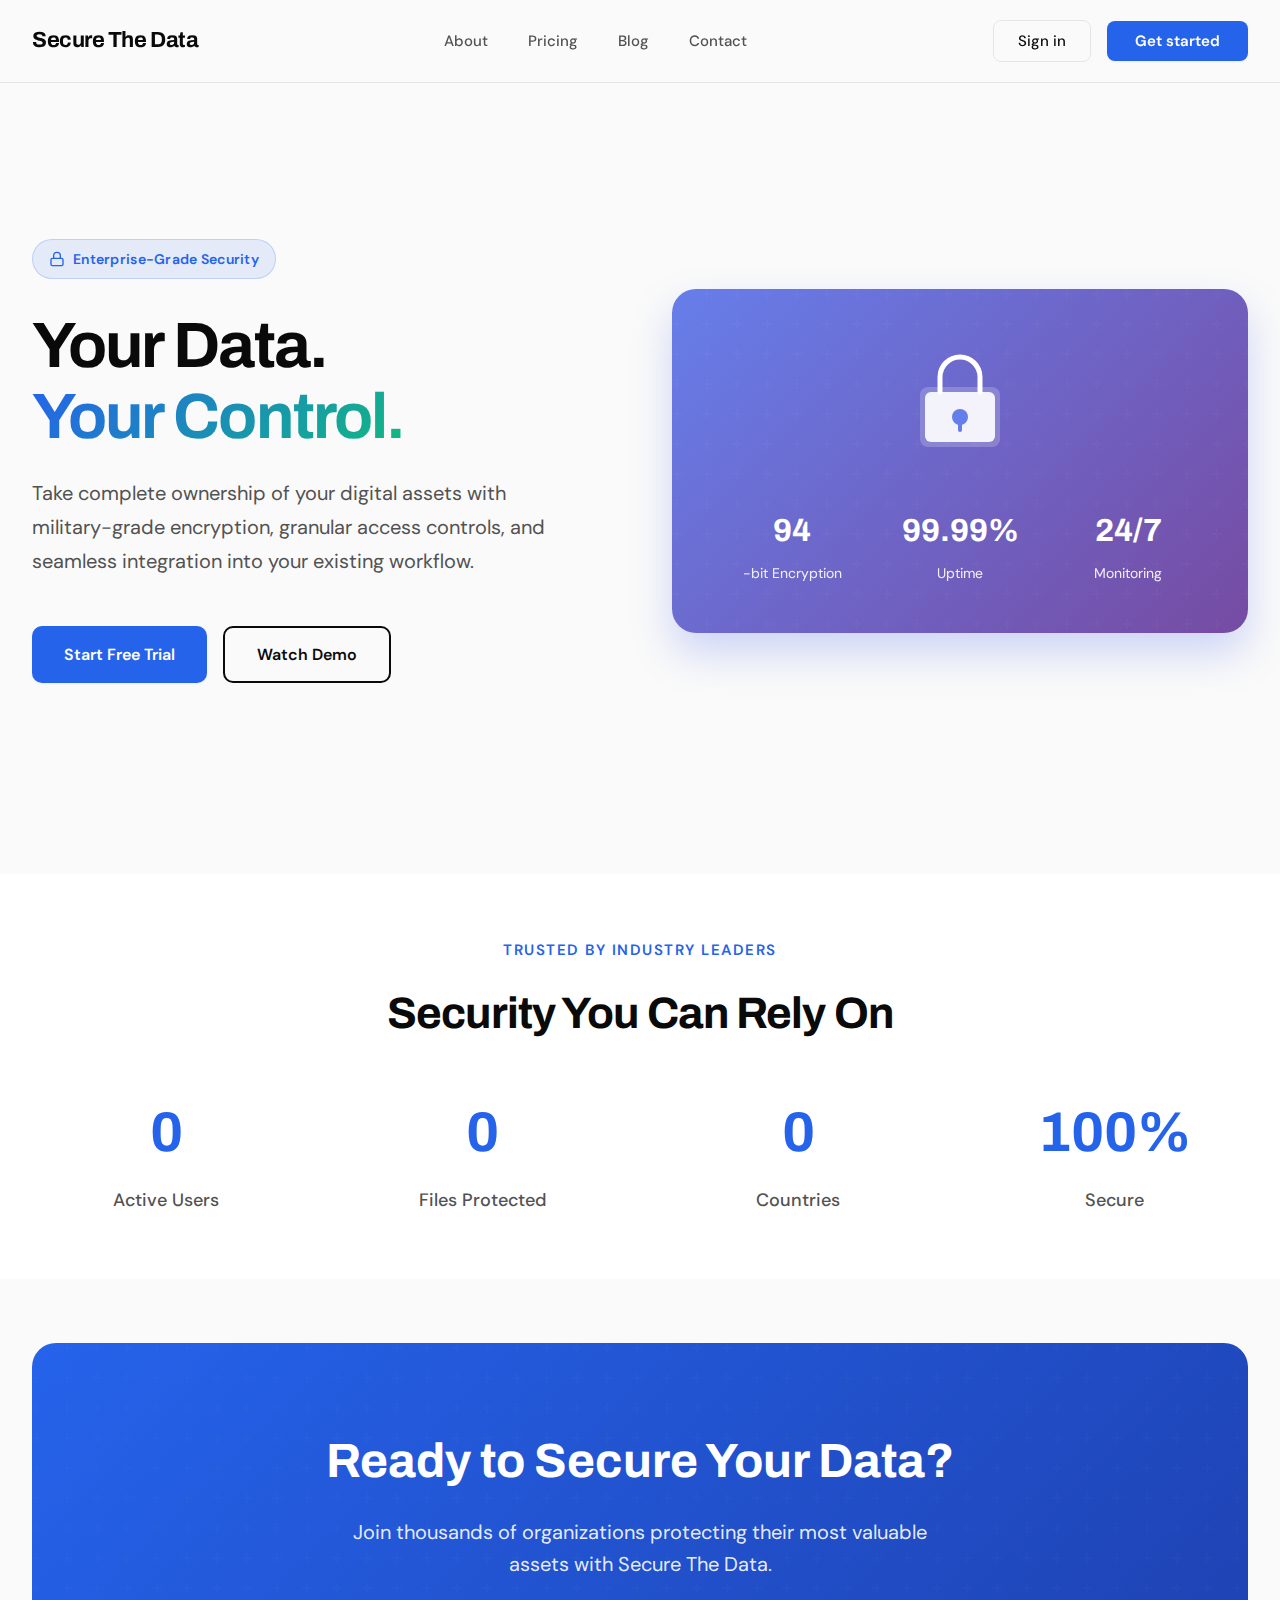
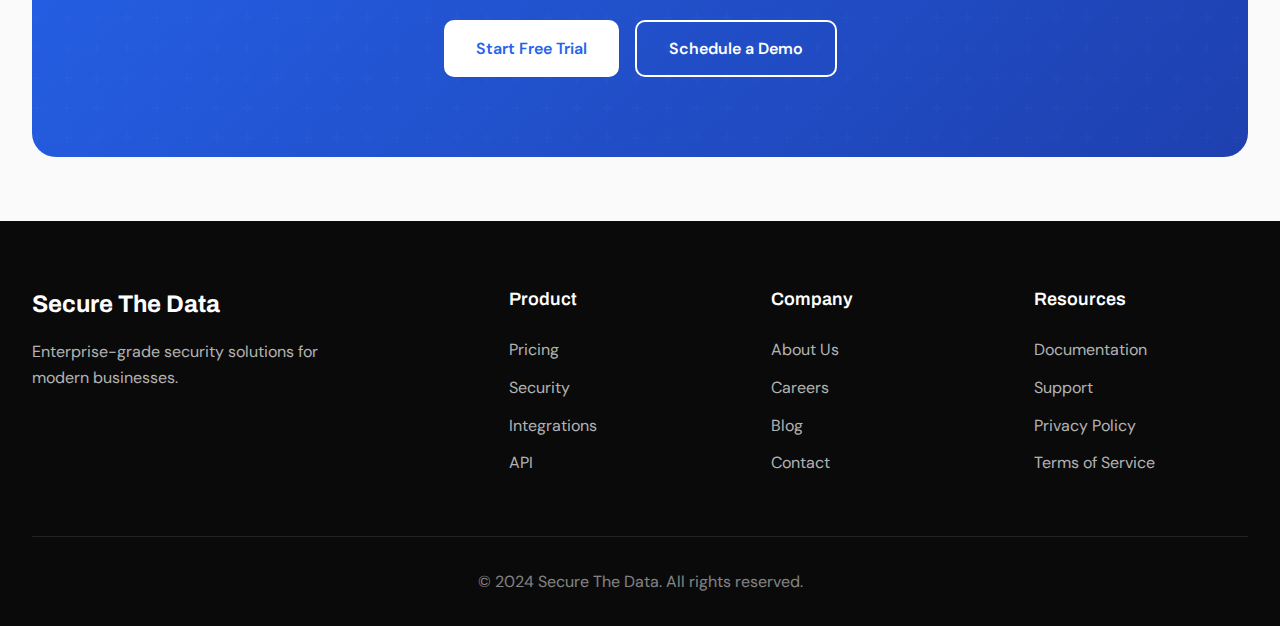
<file: index.html>
<!DOCTYPE html>
<html lang="en">
<head>
    <meta charset="UTF-8">
    <meta name="viewport" content="width=device-width, initial-scale=1.0">
    <title>Secure The Data - Your Data, Your Control</title>
    
    <!-- Google Fonts -->
    <link rel="preconnect" href="https://fonts.googleapis.com">
    <link rel="preconnect" href="https://fonts.gstatic.com" crossorigin>
    <link href="https://fonts.googleapis.com/css2?family=Archivo:wght@400;600;700&family=DM+Sans:wght@400;500;700&display=swap" rel="stylesheet">
    
    <!-- CSS File -->
    <link rel="stylesheet" href="style.css">
</head>
<body>
    <!-- Navigation -->
    <nav>
        <div class="nav-container">
            <div class="logo">Secure The Data</div>
            <ul class="nav-links" id="navLinks">
                <li><a href="#about">About</a></li>
                <li><a href="#pricing">Pricing</a></li>
                <li><a href="#blog">Blog</a></li>
                <li><a href="#contact">Contact</a></li>
            </ul>
            <div class="nav-cta">
                <button class="btn-secondary" onclick="window.location.href='login.html'">Sign in</button>
                <button class="btn-primary" onclick="window.location.href='login.html'">Get started</button>
            </div>
            <div class="mobile-menu-toggle" id="mobileMenuToggle">
                <span></span>
                <span></span>
                <span></span>
            </div>
        </div>
    </nav>

    <!-- Hero Section -->
    <section class="hero">
        <div class="hero-content">
            <div class="badge">
                <svg viewBox="0 0 24 24" fill="none" stroke="currentColor" stroke-width="2">
                    <rect x="3" y="11" width="18" height="11" rx="2" ry="2"/>
                    <path d="M7 11V7a5 5 0 0 1 10 0v4"/>
                </svg>
                Enterprise-Grade Security
            </div>
            
            <h1>
                Your Data.<br>
                <span class="gradient-text">Your Control.</span>
            </h1>
            
            <p class="hero-description">
                Take complete ownership of your digital assets with military-grade encryption, 
                granular access controls, and seamless integration into your existing workflow.
            </p>
            
            <div class="hero-cta">
                <button class="btn-primary btn-large" onclick="window.location.href='login.html'">Start Free Trial</button>
                <button class="btn-outline">Watch Demo</button>
            </div>
        </div>

        <div class="hero-visual">
            <div class="visual-card">
                <div class="lock-icon">
                    <svg viewBox="0 0 120 120" fill="none">
                        <rect x="20" y="50" width="80" height="60" rx="8" fill="white" opacity="0.2"/>
                        <rect x="25" y="55" width="70" height="50" rx="6" fill="white" opacity="0.9"/>
                        <path d="M40 55V40C40 28.954 48.954 20 60 20C71.046 20 80 28.954 80 40V55" 
                              stroke="white" stroke-width="5" stroke-linecap="round"/>
                        <circle cx="60" cy="80" r="8" fill="#667eea"/>
                        <rect x="58" y="80" width="4" height="15" rx="2" fill="#667eea"/>
                    </svg>
                </div>
                
                <div class="security-stats">
                    <div class="stat">
                        <span class="stat-number counter" data-target="256">0</span>
                        <span class="stat-label">-bit Encryption</span>
                    </div>
                    <div class="stat">
                        <span class="stat-number">99.99%</span>
                        <span class="stat-label">Uptime</span>
                    </div>
                    <div class="stat">
                        <span class="stat-number">24/7</span>
                        <span class="stat-label">Monitoring</span>
                    </div>
                </div>
            </div>
        </div>
    </section>

    <!-- Trust Section -->
    <section class="trust-section">
        <div class="trust-container">
            <div class="section-subtitle">Trusted by Industry Leaders</div>
            <h2 class="section-title">Security You Can Rely On</h2>
            
            <div class="trust-stats">
                <div class="trust-stat">
                    <div class="trust-number counter" data-target="50000">0</div>
                    <div class="trust-label">Active Users</div>
                </div>
                <div class="trust-stat">
                    <div class="trust-number counter" data-target="1000000">0</div>
                    <div class="trust-label">Files Protected</div>
                </div>
                <div class="trust-stat">
                    <div class="trust-number counter" data-target="150">0</div>
                    <div class="trust-label">Countries</div>
                </div>
                <div class="trust-stat">
                    <div class="trust-number">100%</div>
                    <div class="trust-label">Secure</div>
                </div>
            </div>
        </div>
    </section>

    <!-- CTA Section -->
    <section class="cta-section">
        <div class="cta-container">
            <h2 class="cta-title">Ready to Secure Your Data?</h2>
            <p class="cta-description">
                Join thousands of organizations protecting their most valuable assets with Secure The Data.
            </p>
            <div class="cta-buttons">
                <button class="btn-primary btn-large" onclick="window.location.href='login.html'">Start Free Trial</button>
                <button class="btn-outline">Schedule a Demo</button>
            </div>
        </div>
    </section>

    <!-- Footer -->
    <footer>
        <div class="footer-container">
            <div class="footer-content">
                <div class="footer-column">
                    <div class="footer-logo">Secure The Data</div>
                    <p class="footer-description">
                        Enterprise-grade security solutions for modern businesses.
                    </p>
                </div>
                
                <div class="footer-column">
                    <h4>Product</h4>
                    <ul>
                        <li><a href="#pricing">Pricing</a></li>
                        <li><a href="#security">Security</a></li>
                        <li><a href="#integrations">Integrations</a></li>
                        <li><a href="#api">API</a></li>
                    </ul>
                </div>
                
                <div class="footer-column">
                    <h4>Company</h4>
                    <ul>
                        <li><a href="#about">About Us</a></li>
                        <li><a href="#careers">Careers</a></li>
                        <li><a href="#blog">Blog</a></li>
                        <li><a href="#contact">Contact</a></li>
                    </ul>
                </div>
                
                <div class="footer-column">
                    <h4>Resources</h4>
                    <ul>
                        <li><a href="#docs">Documentation</a></li>
                        <li><a href="#support">Support</a></li>
                        <li><a href="#privacy">Privacy Policy</a></li>
                        <li><a href="#terms">Terms of Service</a></li>
                    </ul>
                </div>
            </div>
            
            <div class="footer-bottom">
                <p>&copy; 2024 Secure The Data. All rights reserved.</p>
            </div>
        </div>
    </footer>

    <!-- JavaScript File -->
    <script src="script.js"></script>
</body>
</html>
</file>
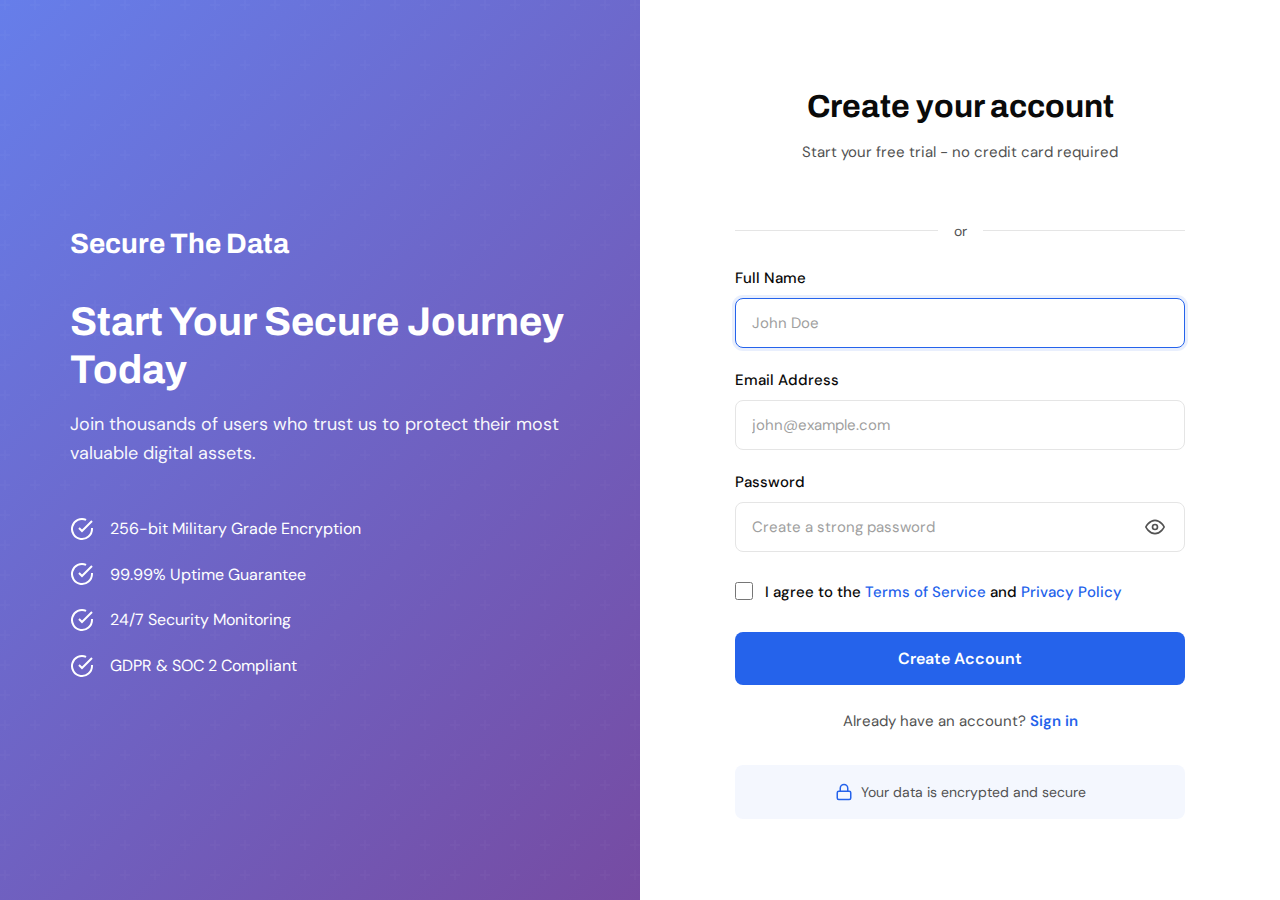
<file: login.html>
<!DOCTYPE html>
<html lang="en">
<head>
    <meta charset="UTF-8">
    <meta name="viewport" content="width=device-width, initial-scale=1.0">
    <title>Sign Up - Secure The Data</title>
    
    <!-- Google Fonts -->
    <link rel="preconnect" href="https://fonts.googleapis.com">
    <link rel="preconnect" href="https://fonts.gstatic.com" crossorigin>
    <link href="https://fonts.googleapis.com/css2?family=Archivo:wght@400;600;700&family=DM+Sans:wght@400;500;700&display=swap" rel="stylesheet">
    
    <!-- Google OAuth -->
    <script src="https://accounts.google.com/gsi/client" async defer></script>
    
    <!-- CSS File -->
    <link rel="stylesheet" href="logincss.css">
</head>
<body>
    <div class="container">
        <!-- Left Side - Branding -->
        <div class="branding-section">
            <div class="branding-content">
                <div class="logo">Secure The Data</div>
                <h1>Start Your Secure Journey Today</h1>
                <p>Join thousands of users who trust us to protect their most valuable digital assets.</p>
                
                <div class="features-list">
                    <div class="feature-item">
                        <svg viewBox="0 0 24 24" fill="none" stroke="currentColor" stroke-width="2">
                            <path d="M22 11.08V12a10 10 0 1 1-5.93-9.14"/>
                            <polyline points="22 4 12 14.01 9 11.01"/>
                        </svg>
                        <span>256-bit Military Grade Encryption</span>
                    </div>
                    <div class="feature-item">
                        <svg viewBox="0 0 24 24" fill="none" stroke="currentColor" stroke-width="2">
                            <path d="M22 11.08V12a10 10 0 1 1-5.93-9.14"/>
                            <polyline points="22 4 12 14.01 9 11.01"/>
                        </svg>
                        <span>99.99% Uptime Guarantee</span>
                    </div>
                    <div class="feature-item">
                        <svg viewBox="0 0 24 24" fill="none" stroke="currentColor" stroke-width="2">
                            <path d="M22 11.08V12a10 10 0 1 1-5.93-9.14"/>
                            <polyline points="22 4 12 14.01 9 11.01"/>
                        </svg>
                        <span>24/7 Security Monitoring</span>
                    </div>
                    <div class="feature-item">
                        <svg viewBox="0 0 24 24" fill="none" stroke="currentColor" stroke-width="2">
                            <path d="M22 11.08V12a10 10 0 1 1-5.93-9.14"/>
                            <polyline points="22 4 12 14.01 9 11.01"/>
                        </svg>
                        <span>GDPR & SOC 2 Compliant</span>
                    </div>
                </div>
            </div>
        </div>

        <!-- Right Side - Signup Form -->
        <div class="form-section">
            <div class="form-container">
                <div class="form-header">
                    <h2>Create your account</h2>
                    <p>Start your free trial - no credit card required</p>
                </div>

                <!-- Google Sign In Button -->
                <div class="google-signin-container">
                    <div id="g_id_onload"
                         data-client_id="42057594727-akm89dhvbp811ojk82icdmvoj63i52i3.apps.googleusercontent.com"
                         data-callback="handleCredentialResponse"
                         data-auto_prompt="false">
                    </div>
                    <div class="g_id_signin"
                         data-type="standard"
                         data-size="large"
                         data-theme="outline"
                         data-text="continue_with"
                         data-shape="rectangular"
                         data-logo_alignment="left"
                         data-width="400">
                    </div>
                </div>

                <div class="divider">
                    <span>or</span>
                </div>

                <!-- Signup Form -->
                <form id="signupForm" class="signup-form">
                    <div class="form-group">
                        <label for="fullName">Full Name</label>
                        <input 
                            type="text" 
                            id="fullName" 
                            name="fullName" 
                            placeholder="John Doe" 
                            required
                        >
                    </div>

                    <div class="form-group">
                        <label for="email">Email Address</label>
                        <input 
                            type="email" 
                            id="email" 
                            name="email" 
                            placeholder="john@example.com" 
                            required
                        >
                    </div>

                    <div class="form-group">
                        <label for="password">Password</label>
                        <div class="password-input-wrapper">
                            <input 
                                type="password" 
                                id="password" 
                                name="password" 
                                placeholder="Create a strong password" 
                                required
                            >
                            <button type="button" class="toggle-password" id="togglePassword">
                                <svg class="eye-icon" viewBox="0 0 24 24" fill="none" stroke="currentColor" stroke-width="2">
                                    <path d="M1 12s4-8 11-8 11 8 11 8-4 8-11 8-11-8-11-8z"/>
                                    <circle cx="12" cy="12" r="3"/>
                                </svg>
                            </button>
                        </div>
                        <div class="password-strength" id="passwordStrength"></div>
                    </div>

                    <div class="form-group checkbox-group">
                        <label class="checkbox-label">
                            <input type="checkbox" id="terms" name="terms" required>
                            <span>I agree to the <a href="#terms">Terms of Service</a> and <a href="#privacy">Privacy Policy</a></span>
                        </label>
                    </div>

                    <button type="submit" class="btn-submit">Create Account</button>
                </form>

                <div class="form-footer">
                    <p>Already have an account? <a href="#login">Sign in</a></p>
                </div>

                <div class="security-badge">
                    <svg viewBox="0 0 24 24" fill="none" stroke="currentColor" stroke-width="2">
                        <rect x="3" y="11" width="18" height="11" rx="2" ry="2"/>
                        <path d="M7 11V7a5 5 0 0 1 10 0v4"/>
                    </svg>
                    <span>Your data is encrypted and secure</span>
                </div>
            </div>
        </div>
    </div>

    <!-- JavaScript File -->
    <script src="login.js"></script>
</body>
</html>
</file>
<file: style.css>
/* ===========================
   CSS Variables & Reset
   =========================== */
* {
    margin: 0;
    padding: 0;
    box-sizing: border-box;
}

:root {
    /* Colors */
    --color-bg: #FAFAFA;
    --color-text: #0A0A0A;
    --color-text-secondary: #525252;
    --color-primary: #2563EB;
    --color-primary-dark: #1E40AF;
    --color-accent: #10B981;
    --color-surface: #FFFFFF;
    --color-border: #E5E5E5;
    
    /* Fonts */
    --font-display: 'Archivo', sans-serif;
    --font-body: 'DM Sans', sans-serif;
    
    /* Shadows */
    --shadow-sm: 0 1px 2px rgba(0, 0, 0, 0.05);
    --shadow-md: 0 4px 6px rgba(0, 0, 0, 0.07);
    --shadow-lg: 0 10px 15px rgba(0, 0, 0, 0.1);
    --shadow-xl: 0 20px 25px rgba(0, 0, 0, 0.15);
}

body {
    font-family: var(--font-body);
    background: var(--color-bg);
    color: var(--color-text);
    line-height: 1.6;
    overflow-x: hidden;
}

/* ===========================
   Navigation
   =========================== */
nav {
    position: fixed;
    top: 0;
    width: 100%;
    background: rgba(250, 250, 250, 0.8);
    backdrop-filter: blur(12px);
    -webkit-backdrop-filter: blur(12px);
    border-bottom: 1px solid var(--color-border);
    z-index: 1000;
    animation: slideDown 0.6s ease-out;
}

.nav-container {
    max-width: 1400px;
    margin: 0 auto;
    padding: 1.25rem 2rem;
    display: flex;
    justify-content: space-between;
    align-items: center;
}

.logo {
    font-family: var(--font-display);
    font-size: 1.375rem;
    font-weight: 700;
    color: var(--color-text);
    letter-spacing: -0.02em;
}

.nav-links {
    display: flex;
    gap: 2.5rem;
    list-style: none;
    align-items: center;
}

.nav-links a {
    text-decoration: none;
    color: var(--color-text-secondary);
    font-weight: 500;
    font-size: 0.9375rem;
    transition: color 0.3s ease;
    position: relative;
}

.nav-links a:hover {
    color: var(--color-text);
}

.nav-links a::after {
    content: '';
    position: absolute;
    bottom: -4px;
    left: 0;
    width: 0;
    height: 2px;
    background: var(--color-primary);
    transition: width 0.3s ease;
}

.nav-links a:hover::after {
    width: 100%;
}

.nav-cta {
    display: flex;
    gap: 1rem;
    align-items: center;
}

.mobile-menu-toggle {
    display: none;
    flex-direction: column;
    gap: 5px;
    cursor: pointer;
}

.mobile-menu-toggle span {
    width: 25px;
    height: 3px;
    background: var(--color-text);
    border-radius: 2px;
    transition: all 0.3s ease;
}

/* ===========================
   Buttons
   =========================== */
.btn-secondary {
    padding: 0.625rem 1.5rem;
    border: 1.5px solid var(--color-border);
    background: transparent;
    color: var(--color-text);
    border-radius: 8px;
    font-weight: 500;
    font-size: 0.9375rem;
    cursor: pointer;
    transition: all 0.3s ease;
    font-family: var(--font-body);
}

.btn-secondary:hover {
    border-color: var(--color-text);
    background: var(--color-text);
    color: var(--color-surface);
    transform: translateY(-2px);
}

.btn-primary {
    padding: 0.625rem 1.75rem;
    background: var(--color-primary);
    color: white;
    border: none;
    border-radius: 8px;
    font-weight: 600;
    font-size: 0.9375rem;
    cursor: pointer;
    transition: all 0.3s ease;
    font-family: var(--font-body);
    box-shadow: var(--shadow-sm);
}

.btn-primary:hover {
    background: var(--color-primary-dark);
    transform: translateY(-2px);
    box-shadow: var(--shadow-md);
}

.btn-large {
    padding: 1rem 2rem;
    font-size: 1rem;
    border-radius: 10px;
}

.btn-outline {
    padding: 1rem 2rem;
    background: transparent;
    border: 2px solid var(--color-text);
    color: var(--color-text);
    border-radius: 10px;
    font-weight: 600;
    font-size: 1rem;
    cursor: pointer;
    transition: all 0.3s ease;
    font-family: var(--font-body);
}

.btn-outline:hover {
    background: var(--color-text);
    color: var(--color-surface);
    transform: translateY(-2px);
    box-shadow: var(--shadow-lg);
}

/* ===========================
   Hero Section
   =========================== */
.hero {
    max-width: 1400px;
    margin: 0 auto;
    padding: 10rem 2rem 3rem;
    display: grid;
    grid-template-columns: 1fr 1fr;
    gap: 4rem;
    align-items: center;
    min-height: 90vh;
}

.hero-content {
    animation: fadeInUp 0.8s ease-out 0.2s backwards;
}

.badge {
    display: inline-flex;
    align-items: center;
    gap: 0.5rem;
    padding: 0.5rem 1rem;
    background: rgba(37, 99, 235, 0.1);
    border: 1px solid rgba(37, 99, 235, 0.2);
    border-radius: 50px;
    font-size: 0.875rem;
    font-weight: 600;
    color: var(--color-primary);
    margin-bottom: 2rem;
    letter-spacing: 0.02em;
}

.badge svg {
    width: 16px;
    height: 16px;
}

h1 {
    font-family: var(--font-display);
    font-size: 4rem;
    font-weight: 700;
    line-height: 1.1;
    margin-bottom: 1.5rem;
    letter-spacing: -0.03em;
    color: var(--color-text);
}

.gradient-text {
    background: linear-gradient(135deg, var(--color-primary) 0%, var(--color-accent) 100%);
    -webkit-background-clip: text;
    -webkit-text-fill-color: transparent;
    background-clip: text;
}

.hero-description {
    font-size: 1.25rem;
    line-height: 1.7;
    color: var(--color-text-secondary);
    margin-bottom: 3rem;
    max-width: 540px;
}

.hero-cta {
    display: flex;
    gap: 1rem;
    flex-wrap: wrap;
}

/* Hero Visual */
.hero-visual {
    position: relative;
    animation: fadeInUp 0.8s ease-out 0.4s backwards;
}

.visual-card {
    background: linear-gradient(135deg, #667eea 0%, #764ba2 100%);
    border-radius: 24px;
    padding: 3rem;
    position: relative;
    overflow: hidden;
    box-shadow: 0 20px 40px rgba(102, 126, 234, 0.3);
}

.visual-card::before {
    content: '';
    position: absolute;
    top: 0;
    left: 0;
    right: 0;
    bottom: 0;
    background: url("data:image/svg+xml,%3Csvg width='60' height='60' viewBox='0 0 60 60' xmlns='http://www.w3.org/2000/svg'%3E%3Cg fill='none' fill-rule='evenodd'%3E%3Cg fill='%23ffffff' fill-opacity='0.05'%3E%3Cpath d='M36 34v-4h-2v4h-4v2h4v4h2v-4h4v-2h-4zm0-30V0h-2v4h-4v2h4v4h2V6h4V4h-4zM6 34v-4H4v4H0v2h4v4h2v-4h4v-2H6zM6 4V0H4v4H0v2h4v4h2V6h4V4H6z'/%3E%3C/g%3E%3C/g%3E%3C/svg%3E");
    opacity: 0.4;
}

.lock-icon {
    width: 120px;
    height: 120px;
    margin: 0 auto 2rem;
    position: relative;
    z-index: 1;
    animation: float 3s ease-in-out infinite;
}

.security-stats {
    display: grid;
    grid-template-columns: repeat(3, 1fr);
    gap: 1.5rem;
    margin-top: 3rem;
    position: relative;
    z-index: 1;
}

.stat {
    text-align: center;
    color: white;
}

.stat-number {
    font-size: 2rem;
    font-weight: 700;
    font-family: var(--font-display);
    display: block;
    margin-bottom: 0.25rem;
}

.stat-label {
    font-size: 0.875rem;
    opacity: 0.9;
}

/* ===========================
   Features Section
   =========================== */
.features {
    max-width: 1400px;
    margin: 1rem auto 2rem;
    padding: 0 2rem;
}

.section-header {
    text-align: center;
    margin-bottom: 2rem;
}

.section-subtitle {
    font-size: 0.9375rem;
    font-weight: 600;
    color: var(--color-primary);
    margin-bottom: 1rem;
    text-transform: uppercase;
    letter-spacing: 0.1em;
}

.section-title {
    font-family: var(--font-display);
    font-size: 2.75rem;
    font-weight: 700;
    color: var(--color-text);
    margin-bottom: 1rem;
    letter-spacing: -0.02em;
}

.features-grid {
    display: grid;
    grid-template-columns: repeat(3, 1fr);
    gap: 2rem;
}

.feature-card {
    background: var(--color-surface);
    border: 1px solid var(--color-border);
    border-radius: 16px;
    padding: 2.5rem;
    transition: all 0.3s ease;
    opacity: 0;
}

.feature-card.visible {
    animation: fadeInUp 0.6s ease-out forwards;
}

.feature-card:nth-child(1) { animation-delay: 0.1s; }
.feature-card:nth-child(2) { animation-delay: 0.2s; }
.feature-card:nth-child(3) { animation-delay: 0.3s; }
.feature-card:nth-child(4) { animation-delay: 0.4s; }
.feature-card:nth-child(5) { animation-delay: 0.5s; }
.feature-card:nth-child(6) { animation-delay: 0.6s; }

.feature-card:hover {
    transform: translateY(-8px);
    box-shadow: var(--shadow-lg);
    border-color: var(--color-primary);
}

.feature-icon {
    width: 48px;
    height: 48px;
    background: rgba(37, 99, 235, 0.1);
    border-radius: 12px;
    display: flex;
    align-items: center;
    justify-content: center;
    margin-bottom: 1.5rem;
}

.feature-icon svg {
    width: 24px;
    height: 24px;
    stroke: var(--color-primary);
}

.feature-title {
    font-family: var(--font-display);
    font-size: 1.5rem;
    font-weight: 600;
    margin-bottom: 1rem;
    color: var(--color-text);
}

.feature-description {
    color: var(--color-text-secondary);
    line-height: 1.7;
}

/* ===========================
   Trust Section
   =========================== */
.trust-section {
    background: var(--color-surface);
    padding: 4rem 2rem;
    margin: 4rem 0 2rem;
}

.trust-container {
    max-width: 1400px;
    margin: 0 auto;
    text-align: center;
}

.trust-stats {
    display: grid;
    grid-template-columns: repeat(4, 1fr);
    gap: 3rem;
    margin-top: 2.5rem;
}

.trust-stat {
    text-align: center;
}

.trust-number {
    font-family: var(--font-display);
    font-size: 3.5rem;
    font-weight: 700;
    color: var(--color-primary);
    display: block;
    margin-bottom: 0.5rem;
}

.trust-label {
    font-size: 1.125rem;
    color: var(--color-text-secondary);
    font-weight: 500;
}

/* ===========================
   CTA Section
   =========================== */
.cta-section {
    max-width: 1400px;
    margin: 4rem auto;
    padding: 0 2rem;
}

.cta-container {
    background: linear-gradient(135deg, var(--color-primary) 0%, var(--color-primary-dark) 100%);
    border-radius: 24px;
    padding: 5rem 3rem;
    text-align: center;
    position: relative;
    overflow: hidden;
}

.cta-container::before {
    content: '';
    position: absolute;
    top: 0;
    left: 0;
    right: 0;
    bottom: 0;
    background: url("data:image/svg+xml,%3Csvg width='60' height='60' viewBox='0 0 60 60' xmlns='http://www.w3.org/2000/svg'%3E%3Cg fill='none' fill-rule='evenodd'%3E%3Cg fill='%23ffffff' fill-opacity='0.05'%3E%3Cpath d='M36 34v-4h-2v4h-4v2h4v4h2v-4h4v-2h-4zm0-30V0h-2v4h-4v2h4v4h2V6h4V4h-4zM6 34v-4H4v4H0v2h4v4h2v-4h4v-2H6zM6 4V0H4v4H0v2h4v4h2V6h4V4H6z'/%3E%3C/g%3E%3C/g%3E%3C/svg%3E");
    opacity: 0.3;
}

.cta-title {
    font-family: var(--font-display);
    font-size: 3rem;
    font-weight: 700;
    color: white;
    margin-bottom: 1rem;
    position: relative;
    z-index: 1;
}

.cta-description {
    font-size: 1.25rem;
    color: rgba(255, 255, 255, 0.9);
    margin-bottom: 2.5rem;
    max-width: 600px;
    margin-left: auto;
    margin-right: auto;
    position: relative;
    z-index: 1;
}

.cta-buttons {
    display: flex;
    gap: 1rem;
    justify-content: center;
    flex-wrap: wrap;
    position: relative;
    z-index: 1;
}

.cta-buttons .btn-primary {
    background: white;
    color: var(--color-primary);
}

.cta-buttons .btn-primary:hover {
    background: var(--color-bg);
}

.cta-buttons .btn-outline {
    border-color: white;
    color: white;
}

.cta-buttons .btn-outline:hover {
    background: white;
    color: var(--color-primary);
}

/* ===========================
   Footer
   =========================== */
footer {
    background: var(--color-text);
    color: white;
    padding: 4rem 2rem 2rem;
}

.footer-container {
    max-width: 1400px;
    margin: 0 auto;
}

.footer-content {
    display: grid;
    grid-template-columns: 2fr 1fr 1fr 1fr;
    gap: 3rem;
    margin-bottom: 3rem;
}

.footer-column h4 {
    font-family: var(--font-display);
    font-size: 1.125rem;
    font-weight: 600;
    margin-bottom: 1.5rem;
}

.footer-column ul {
    list-style: none;
}

.footer-column ul li {
    margin-bottom: 0.75rem;
}

.footer-column ul li a {
    color: rgba(255, 255, 255, 0.7);
    text-decoration: none;
    transition: color 0.3s ease;
}

.footer-column ul li a:hover {
    color: white;
}

.footer-logo {
    font-family: var(--font-display);
    font-size: 1.5rem;
    font-weight: 700;
    margin-bottom: 1rem;
}

.footer-description {
    color: rgba(255, 255, 255, 0.7);
    line-height: 1.6;
    max-width: 300px;
}

.footer-bottom {
    border-top: 1px solid rgba(255, 255, 255, 0.1);
    padding-top: 2rem;
    text-align: center;
    color: rgba(255, 255, 255, 0.5);
}

/* ===========================
   Animations
   =========================== */
@keyframes slideDown {
    from {
        transform: translateY(-100%);
        opacity: 0;
    }
    to {
        transform: translateY(0);
        opacity: 1;
    }
}

@keyframes fadeInUp {
    from {
        opacity: 0;
        transform: translateY(30px);
    }
    to {
        opacity: 1;
        transform: translateY(0);
    }
}

@keyframes float {
    0%, 100% {
        transform: translateY(0px);
    }
    50% {
        transform: translateY(-20px);
    }
}

/* ===========================
   Responsive Design
   =========================== */
@media (max-width: 1024px) {
    .hero {
        grid-template-columns: 1fr;
        padding: 8rem 2rem 2rem;
        gap: 3rem;
    }

    h1 {
        font-size: 3rem;
    }

    .features-grid {
        grid-template-columns: repeat(2, 1fr);
    }

    .trust-stats {
        grid-template-columns: repeat(2, 1fr);
        gap: 2rem;
    }

    .footer-content {
        grid-template-columns: repeat(2, 1fr);
    }
}

@media (max-width: 768px) {
    .nav-links:not(.nav-cta) {
        display: none;
        position: absolute;
        top: 100%;
        left: 0;
        width: 100%;
        background: var(--color-surface);
        flex-direction: column;
        padding: 2rem;
        box-shadow: var(--shadow-lg);
    }

    .nav-links.active {
        display: flex;
    }

    .mobile-menu-toggle {
        display: flex;
    }

    h1 {
        font-size: 2.5rem;
    }

    .hero-description {
        font-size: 1.125rem;
    }
    
    .hero {
        padding: 6rem 2rem 2rem;
    }

    .features-grid {
        grid-template-columns: 1fr;
    }

    .trust-stats {
        grid-template-columns: 1fr;
        gap: 2rem;
    }

    .section-title {
        font-size: 2rem;
    }

    .cta-title {
        font-size: 2rem;
    }

    .footer-content {
        grid-template-columns: 1fr;
        gap: 2rem;
    }

    .security-stats {
        grid-template-columns: 1fr;
        gap: 1.5rem;
    }
}

@media (max-width: 480px) {
    .nav-container {
        padding: 1rem;
    }

    .hero {
        padding: 6rem 1rem 3rem;
    }

    h1 {
        font-size: 2rem;
    }

    .hero-cta {
        flex-direction: column;
        width: 100%;
    }

    .hero-cta button {
        width: 100%;
    }

    .btn-large {
        padding: 0.875rem 1.5rem;
    }

    .visual-card {
        padding: 2rem;
    }

    .features, .trust-section, .cta-section {
        padding: 0 1rem;
    }

    .feature-card {
        padding: 2rem;
    }

    .cta-container {
        padding: 3rem 2rem;
    }
}
</file>
<file: logincss.css>
/* ===========================
   CSS Variables & Reset
   =========================== */
* {
    margin: 0;
    padding: 0;
    box-sizing: border-box;
}

:root {
    /* Colors */
    --color-bg: #FAFAFA;
    --color-text: #0A0A0A;
    --color-text-secondary: #525252;
    --color-primary: #2563EB;
    --color-primary-dark: #1E40AF;
    --color-accent: #10B981;
    --color-surface: #FFFFFF;
    --color-border: #E5E5E5;
    --color-error: #EF4444;
    --color-success: #10B981;
    
    /* Fonts */
    --font-display: 'Archivo', sans-serif;
    --font-body: 'DM Sans', sans-serif;
    
    /* Shadows */
    --shadow-sm: 0 1px 2px rgba(0, 0, 0, 0.05);
    --shadow-md: 0 4px 6px rgba(0, 0, 0, 0.07);
    --shadow-lg: 0 10px 15px rgba(0, 0, 0, 0.1);
}

body {
    font-family: var(--font-body);
    background: var(--color-bg);
    color: var(--color-text);
    line-height: 1.6;
    min-height: 100vh;
}

/* ===========================
   Container Layout
   =========================== */
.container {
    display: grid;
    grid-template-columns: 1fr 1fr;
    min-height: 100vh;
}

/* ===========================
   Branding Section (Left)
   =========================== */
.branding-section {
    background: linear-gradient(135deg, #667eea 0%, #764ba2 100%);
    padding: 3rem;
    display: flex;
    align-items: center;
    justify-content: center;
    position: relative;
    overflow: hidden;
}

.branding-section::before {
    content: '';
    position: absolute;
    top: 0;
    left: 0;
    right: 0;
    bottom: 0;
    background: url("data:image/svg+xml,%3Csvg width='60' height='60' viewBox='0 0 60 60' xmlns='http://www.w3.org/2000/svg'%3E%3Cg fill='none' fill-rule='evenodd'%3E%3Cg fill='%23ffffff' fill-opacity='0.05'%3E%3Cpath d='M36 34v-4h-2v4h-4v2h4v4h2v-4h4v-2h-4zm0-30V0h-2v4h-4v2h4v4h2V6h4V4h-4zM6 34v-4H4v4H0v2h4v4h2v-4h4v-2H6zM6 4V0H4v4H0v2h4v4h2V6h4V4H6z'/%3E%3C/g%3E%3C/g%3E%3C/svg%3E");
    opacity: 0.4;
}

.branding-content {
    max-width: 500px;
    color: white;
    position: relative;
    z-index: 1;
    animation: fadeInLeft 0.8s ease-out;
}

.logo {
    font-family: var(--font-display);
    font-size: 1.75rem;
    font-weight: 700;
    margin-bottom: 2rem;
}

.branding-content h1 {
    font-family: var(--font-display);
    font-size: 2.5rem;
    font-weight: 700;
    line-height: 1.2;
    margin-bottom: 1rem;
}

.branding-content > p {
    font-size: 1.125rem;
    margin-bottom: 3rem;
    opacity: 0.95;
}

.features-list {
    display: flex;
    flex-direction: column;
    gap: 1.25rem;
}

.feature-item {
    display: flex;
    align-items: center;
    gap: 1rem;
    font-size: 1rem;
}

.feature-item svg {
    width: 24px;
    height: 24px;
    flex-shrink: 0;
}

/* ===========================
   Form Section (Right)
   =========================== */
.form-section {
    background: var(--color-surface);
    padding: 3rem;
    display: flex;
    align-items: center;
    justify-content: center;
    overflow-y: auto;
}

.form-container {
    width: 100%;
    max-width: 450px;
    animation: fadeInRight 0.8s ease-out;
}

.form-header {
    text-align: center;
    margin-bottom: 2rem;
}

.form-header h2 {
    font-family: var(--font-display);
    font-size: 2rem;
    font-weight: 700;
    color: var(--color-text);
    margin-bottom: 0.5rem;
}

.form-header p {
    color: var(--color-text-secondary);
    font-size: 0.9375rem;
}

/* ===========================
   Google Sign In
   =========================== */
.google-signin-container {
    margin-bottom: 1.5rem;
    display: flex;
    justify-content: center;
}

/* Override Google button width for responsiveness */
.g_id_signin {
    width: 100% !important;
}

.g_id_signin > div {
    width: 100% !important;
}

.g_id_signin iframe {
    width: 100% !important;
}

/* ===========================
   Divider
   =========================== */
.divider {
    display: flex;
    align-items: center;
    text-align: center;
    margin: 1.5rem 0;
    color: var(--color-text-secondary);
    font-size: 0.875rem;
}

.divider::before,
.divider::after {
    content: '';
    flex: 1;
    border-bottom: 1px solid var(--color-border);
}

.divider span {
    padding: 0 1rem;
}

/* ===========================
   Form Styles
   =========================== */
.signup-form {
    display: flex;
    flex-direction: column;
    gap: 1.25rem;
}

.form-group {
    display: flex;
    flex-direction: column;
    gap: 0.5rem;
}

.form-group label {
    font-weight: 500;
    font-size: 0.9375rem;
    color: var(--color-text);
}

.form-group input[type="text"],
.form-group input[type="email"],
.form-group input[type="password"] {
    width: 100%;
    padding: 0.875rem 1rem;
    border: 1.5px solid var(--color-border);
    border-radius: 8px;
    font-size: 0.9375rem;
    font-family: var(--font-body);
    transition: all 0.3s ease;
    background: var(--color-surface);
}

.form-group input:focus {
    outline: none;
    border-color: var(--color-primary);
    box-shadow: 0 0 0 3px rgba(37, 99, 235, 0.1);
}

.form-group input::placeholder {
    color: #A0A0A0;
}

/* Password Input with Toggle */
.password-input-wrapper {
    position: relative;
}

.password-input-wrapper input {
    padding-right: 3rem;
}

.toggle-password {
    position: absolute;
    right: 0.75rem;
    top: 50%;
    transform: translateY(-50%);
    background: none;
    border: none;
    cursor: pointer;
    padding: 0.5rem;
    display: flex;
    align-items: center;
    justify-content: center;
    color: var(--color-text-secondary);
    transition: color 0.3s ease;
}

.toggle-password:hover {
    color: var(--color-primary);
}

.toggle-password .eye-icon {
    width: 20px;
    height: 20px;
}

/* Password Strength Indicator */
.password-strength {
    height: 4px;
    border-radius: 2px;
    background: var(--color-border);
    margin-top: 0.25rem;
    overflow: hidden;
    display: none;
}

.password-strength.active {
    display: block;
}

.password-strength::after {
    content: '';
    display: block;
    height: 100%;
    transition: all 0.3s ease;
}

.password-strength.weak::after {
    width: 33%;
    background: var(--color-error);
}

.password-strength.medium::after {
    width: 66%;
    background: #F59E0B;
}

.password-strength.strong::after {
    width: 100%;
    background: var(--color-success);
}

/* Checkbox */
.checkbox-group {
    margin-top: 0.5rem;
}

.checkbox-label {
    display: flex;
    align-items: flex-start;
    gap: 0.75rem;
    cursor: pointer;
    font-size: 0.875rem;
    color: var(--color-text-secondary);
}

.checkbox-label input[type="checkbox"] {
    width: 18px;
    height: 18px;
    margin-top: 2px;
    cursor: pointer;
    accent-color: var(--color-primary);
}

.checkbox-label a {
    color: var(--color-primary);
    text-decoration: none;
    font-weight: 500;
}

.checkbox-label a:hover {
    text-decoration: underline;
}

/* Submit Button */
.btn-submit {
    width: 100%;
    padding: 1rem;
    background: var(--color-primary);
    color: white;
    border: none;
    border-radius: 8px;
    font-size: 1rem;
    font-weight: 600;
    font-family: var(--font-body);
    cursor: pointer;
    transition: all 0.3s ease;
    margin-top: 0.5rem;
}

.btn-submit:hover {
    background: var(--color-primary-dark);
    transform: translateY(-2px);
    box-shadow: var(--shadow-lg);
}

.btn-submit:active {
    transform: translateY(0);
}

.btn-submit:disabled {
    background: #9CA3AF;
    cursor: not-allowed;
    transform: none;
}

/* Form Footer */
.form-footer {
    text-align: center;
    margin-top: 1.5rem;
    font-size: 0.9375rem;
    color: var(--color-text-secondary);
}

.form-footer a {
    color: var(--color-primary);
    text-decoration: none;
    font-weight: 600;
}

.form-footer a:hover {
    text-decoration: underline;
}

/* Security Badge */
.security-badge {
    display: flex;
    align-items: center;
    justify-content: center;
    gap: 0.5rem;
    margin-top: 2rem;
    padding: 1rem;
    background: rgba(37, 99, 235, 0.05);
    border-radius: 8px;
    font-size: 0.875rem;
    color: var(--color-text-secondary);
}

.security-badge svg {
    width: 18px;
    height: 18px;
    stroke: var(--color-primary);
}

/* ===========================
   Error Messages
   =========================== */
.error-message {
    color: var(--color-error);
    font-size: 0.875rem;
    margin-top: 0.25rem;
    display: none;
}

.error-message.active {
    display: block;
}

.form-group.error input {
    border-color: var(--color-error);
}

/* ===========================
   Success Message
   =========================== */
.success-message {
    padding: 1rem;
    background: rgba(16, 185, 129, 0.1);
    border: 1px solid var(--color-success);
    border-radius: 8px;
    color: var(--color-success);
    font-size: 0.9375rem;
    margin-bottom: 1rem;
    display: none;
}

.success-message.active {
    display: block;
}

/* ===========================
   Loading State
   =========================== */
.btn-submit.loading {
    position: relative;
    color: transparent;
    pointer-events: none;
}

.btn-submit.loading::after {
    content: '';
    position: absolute;
    width: 20px;
    height: 20px;
    top: 50%;
    left: 50%;
    margin-left: -10px;
    margin-top: -10px;
    border: 2px solid white;
    border-radius: 50%;
    border-top-color: transparent;
    animation: spin 0.6s linear infinite;
}

/* ===========================
   Animations
   =========================== */
@keyframes fadeInLeft {
    from {
        opacity: 0;
        transform: translateX(-30px);
    }
    to {
        opacity: 1;
        transform: translateX(0);
    }
}

@keyframes fadeInRight {
    from {
        opacity: 0;
        transform: translateX(30px);
    }
    to {
        opacity: 1;
        transform: translateX(0);
    }
}

@keyframes spin {
    to {
        transform: rotate(360deg);
    }
}

/* ===========================
   Responsive Design
   =========================== */
@media (max-width: 1024px) {
    .container {
        grid-template-columns: 1fr;
    }

    .branding-section {
        display: none;
    }

    .form-section {
        padding: 2rem;
    }

    .form-container {
        max-width: 500px;
    }
}

@media (max-width: 640px) {
    .form-section {
        padding: 1.5rem;
    }

    .form-header h2 {
        font-size: 1.75rem;
    }

    .branding-content h1 {
        font-size: 2rem;
    }
}

@media (max-width: 480px) {
    .form-section {
        padding: 1rem;
    }

    .form-container {
        padding: 0;
    }

    .btn-submit {
        padding: 0.875rem;
    }
}
</file>
